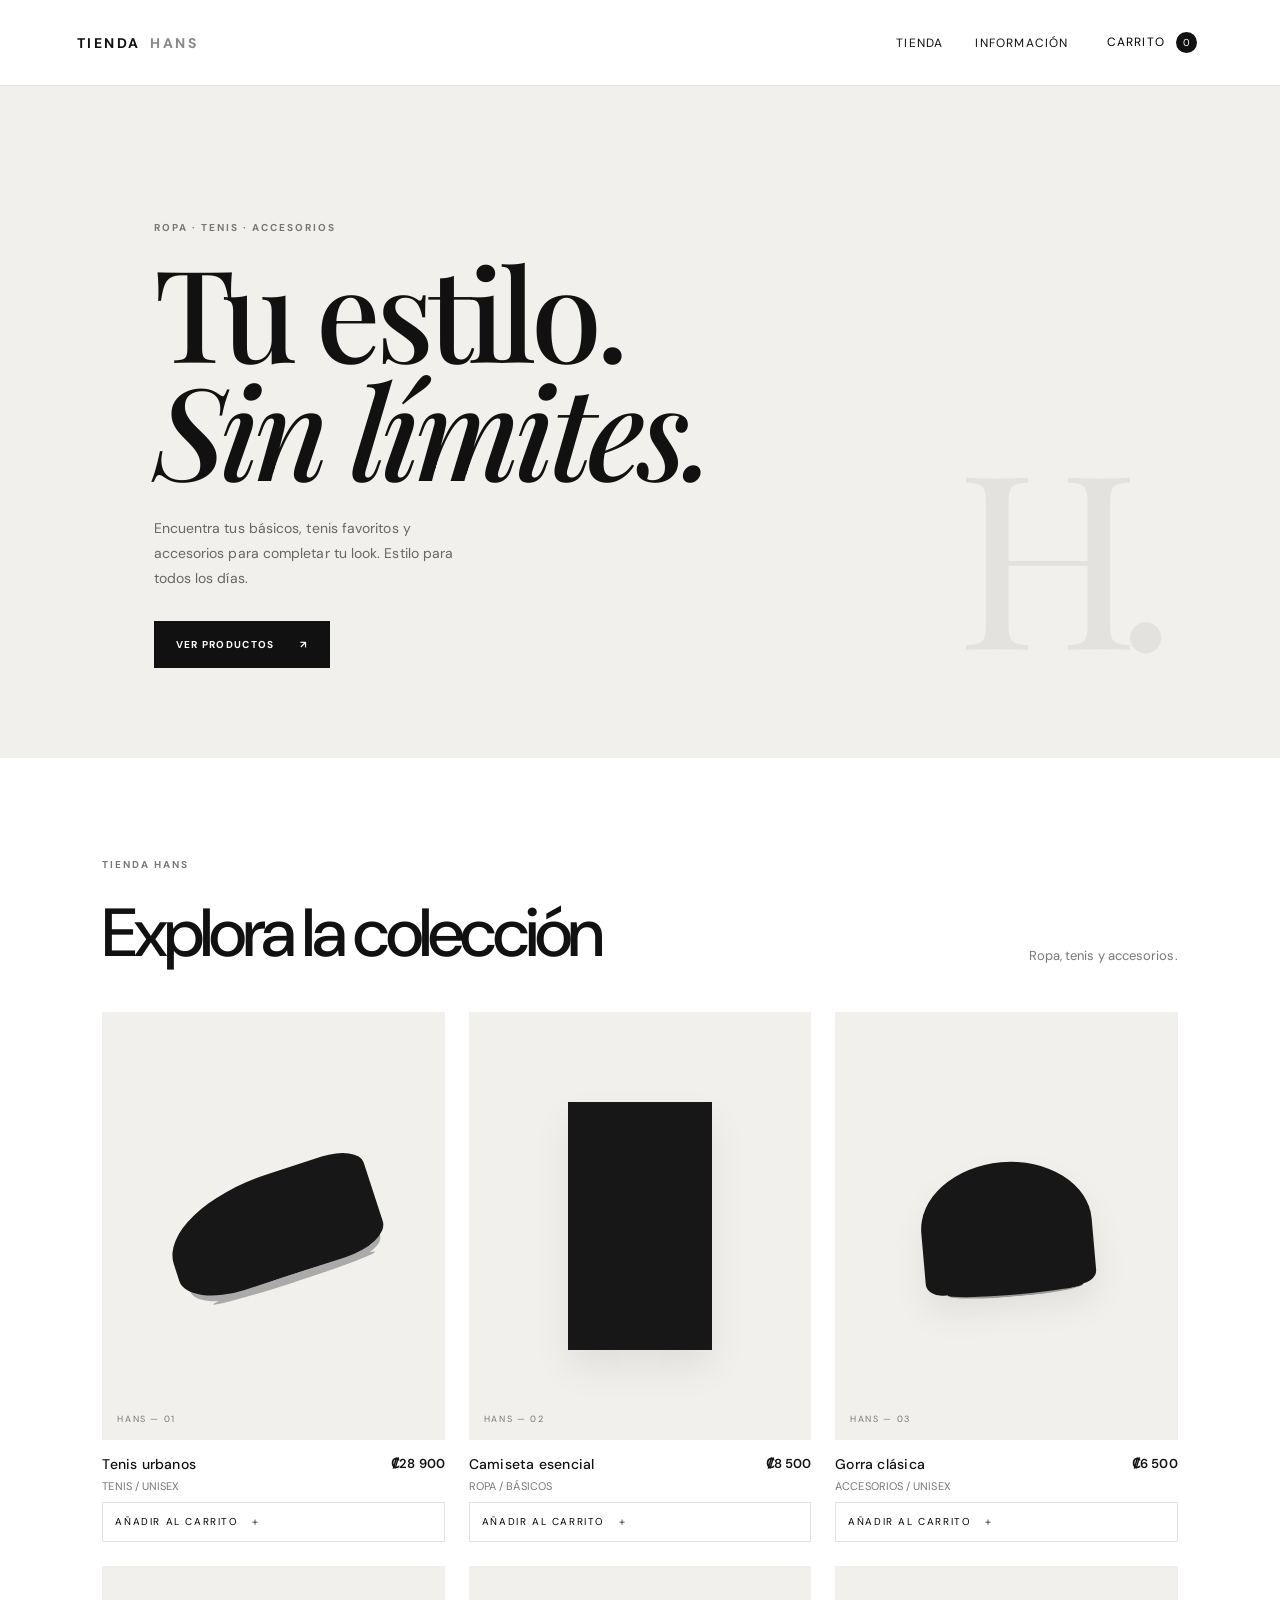
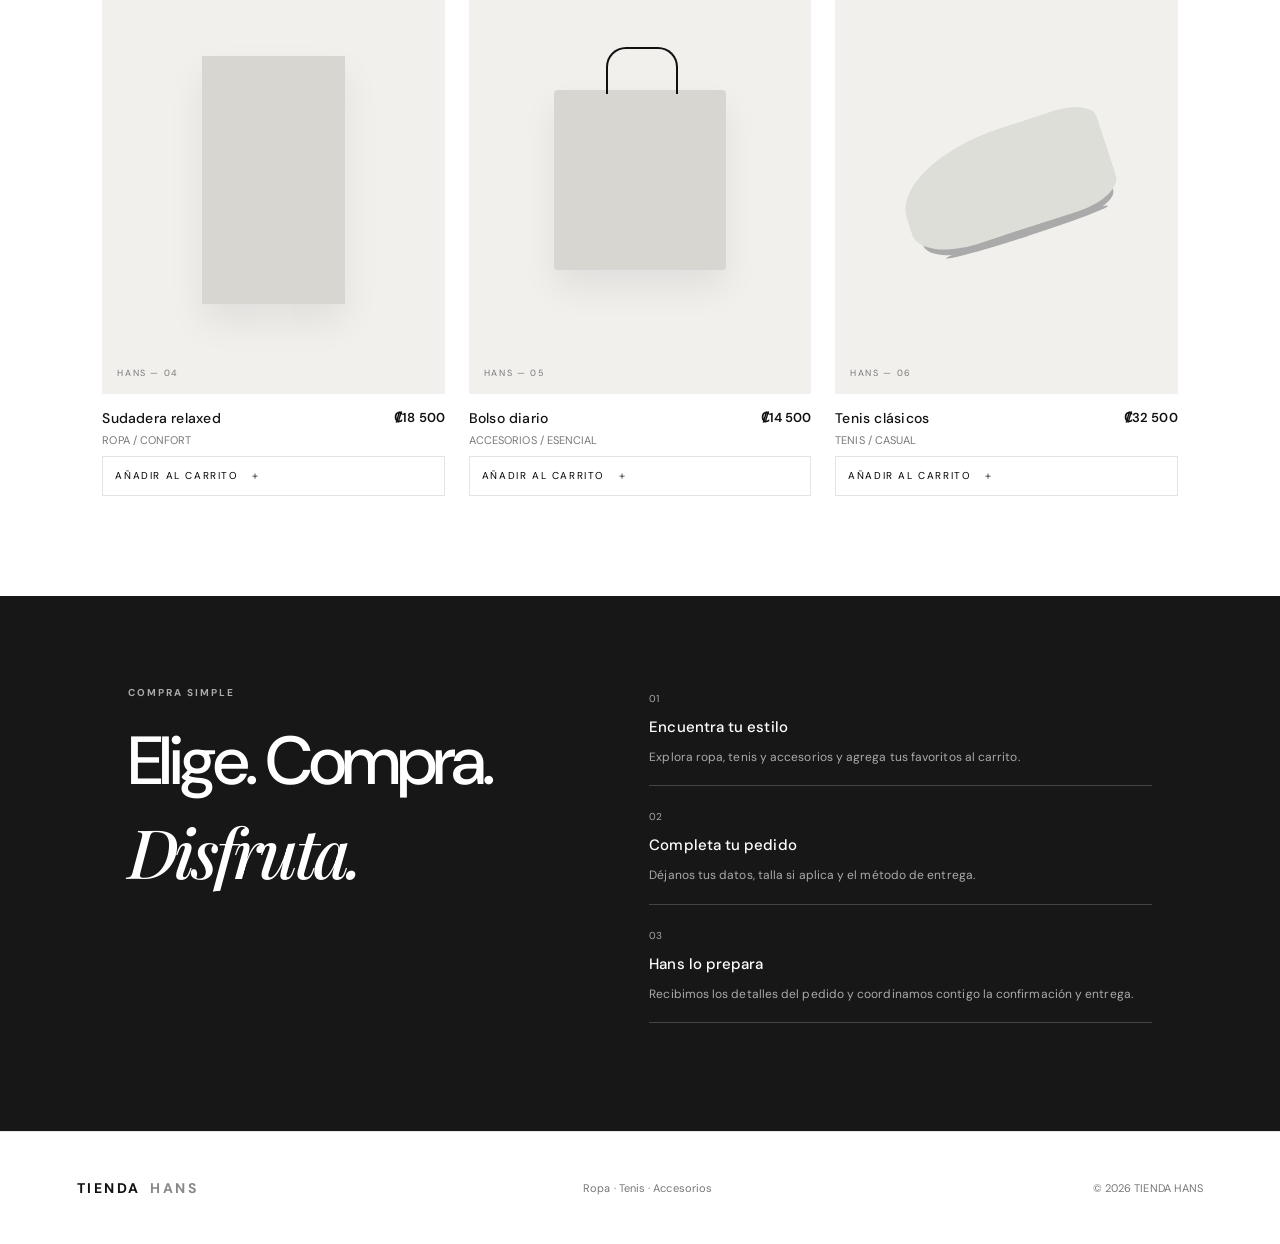
<file: index.html>
<!doctype html>
<html lang="es">
<head>
  <meta charset="utf-8">
  <meta name="viewport" content="width=device-width, initial-scale=1">
  <meta name="description" content="Tienda Hans: ropa, tenis y accesorios. Estilo esencial en blanco y negro.">
  <title>Tienda Hans — Ropa, tenis y accesorios</title>
  <link rel="stylesheet" href="styles.css">
</head>
<body>
  <header class="site-header">
    <a class="brand" href="#">TIENDA <span>HANS</span></a>
    <nav aria-label="Navegación principal">
      <a href="#catalogo">Tienda</a>
      <a href="#como-funciona">Información</a>
      <button class="cart-toggle" id="open-cart" aria-label="Abrir carrito">Carrito <span id="cart-count">0</span></button>
    </nav>
  </header>
  <main>
    <section class="hero">
      <p class="eyebrow">ROPA · TENIS · ACCESORIOS</p>
      <h1>Tu estilo.<br><em>Sin límites.</em></h1>
      <p class="hero-copy">Encuentra tus básicos, tenis favoritos y accesorios para completar tu look. Estilo para todos los días.</p>
      <a class="button button-dark" href="#catalogo">VER PRODUCTOS <span>↗</span></a>
      <div class="hero-mark" aria-hidden="true">H.</div>
    </section>
    <section class="catalog section-wrap" id="catalogo">
      <div class="section-heading">
        <div><p class="eyebrow">TIENDA HANS</p><h2>Explora la colección</h2></div>
        <p class="muted">Ropa, tenis y accesorios.</p>
      </div>
      <div class="product-grid" id="product-grid"></div>
    </section>
    <section class="info-band" id="como-funciona">
      <div><p class="eyebrow">COMPRA SIMPLE</p><h2>Elige. Compra.<br><em>Disfruta.</em></h2></div>
      <div class="info-steps">
        <article><span>01</span><h3>Encuentra tu estilo</h3><p>Explora ropa, tenis y accesorios y agrega tus favoritos al carrito.</p></article>
        <article><span>02</span><h3>Completa tu pedido</h3><p>Déjanos tus datos, talla si aplica y el método de entrega.</p></article>
        <article><span>03</span><h3>Hans lo prepara</h3><p>Recibimos los detalles del pedido y coordinamos contigo la confirmación y entrega.</p></article>
      </div>
    </section>
  </main>
  <footer class="site-footer">
    <a class="brand" href="#">TIENDA <span>HANS</span></a>
    <p>Ropa · Tenis · Accesorios</p>
    <small>© <span id="year"></span> TIENDA HANS</small>
  </footer>
  <div class="overlay" id="overlay" hidden></div>
  <aside class="drawer" id="cart-drawer" aria-label="Carrito de compras" aria-hidden="true">
    <div class="drawer-head"><div><p class="eyebrow">TU SELECCIÓN</p><h2>Carrito</h2></div><button class="icon-button" id="close-cart" aria-label="Cerrar">✕</button></div>
    <div id="cart-items" class="cart-items"><p class="muted">Tu carrito está vacío.</p></div>
    <div class="cart-bottom">
      <div class="total-line"><span>Total</span><strong id="cart-total">₡0</strong></div>
      <button class="button button-dark full" id="checkout-button">CONTINUAR CON EL PEDIDO</button>
      <p class="fine-print">El pedido se registra en esta demostración. El pago real debe configurarse antes de vender.</p>
    </div>
  </aside>
  <section class="checkout-modal" id="checkout-modal" role="dialog" aria-modal="true" aria-labelledby="checkout-title" hidden>
    <button class="icon-button modal-close" id="close-checkout" aria-label="Cerrar">✕</button>
    <p class="eyebrow">ÚLTIMO PASO</p><h2 id="checkout-title">Datos del pedido</h2>
    <form id="checkout-form">
      <label>Nombre completo<input name="name" required autocomplete="name" placeholder="Tu nombre"></label>
      <label>Teléfono / WhatsApp<input name="phone" required autocomplete="tel" placeholder="8888 8888"></label>
      <label>Correo electrónico<input name="email" type="email" required autocomplete="email" placeholder="correo@ejemplo.com"></label>
      <label>Dirección o lugar de entrega<textarea name="address" required rows="3" placeholder="Provincia, cantón, señas..."></textarea></label>
      <label>Método de entrega<select name="delivery" required><option value="">Selecciona una opción</option><option>Envío a domicilio</option><option>Retiro en punto acordado</option></select></label>
      <label>Talla / color / detalles<textarea name="notes" rows="2" placeholder="Indica tallas, colores u otra especificación"></textarea></label>
      <div class="checkout-actions">
        <button class="button button-dark full" type="submit" name="channel" value="web">CONTINUAR COMPRA EN LA WEB</button>
        <button class="button button-outline full" type="button" id="whatsapp-checkout">PEDIR POR WHATSAPP ↗</button>
      </div>
      <p class="fine-print">Métodos previstos: SINPE Móvil al 6134-4327 y tarjetas. El cobro con tarjeta requiere conectar una pasarela segura antes de vender. Esta versión aún no procesa pagos ni confirma transferencias. Nunca ingreses datos de tarjetas en este formulario.</p>
    </form>
  </section>
  <div class="toast" id="toast" role="status" aria-live="polite"></div>
  <script src="app.js"></script>
</body>
</html>
</file>
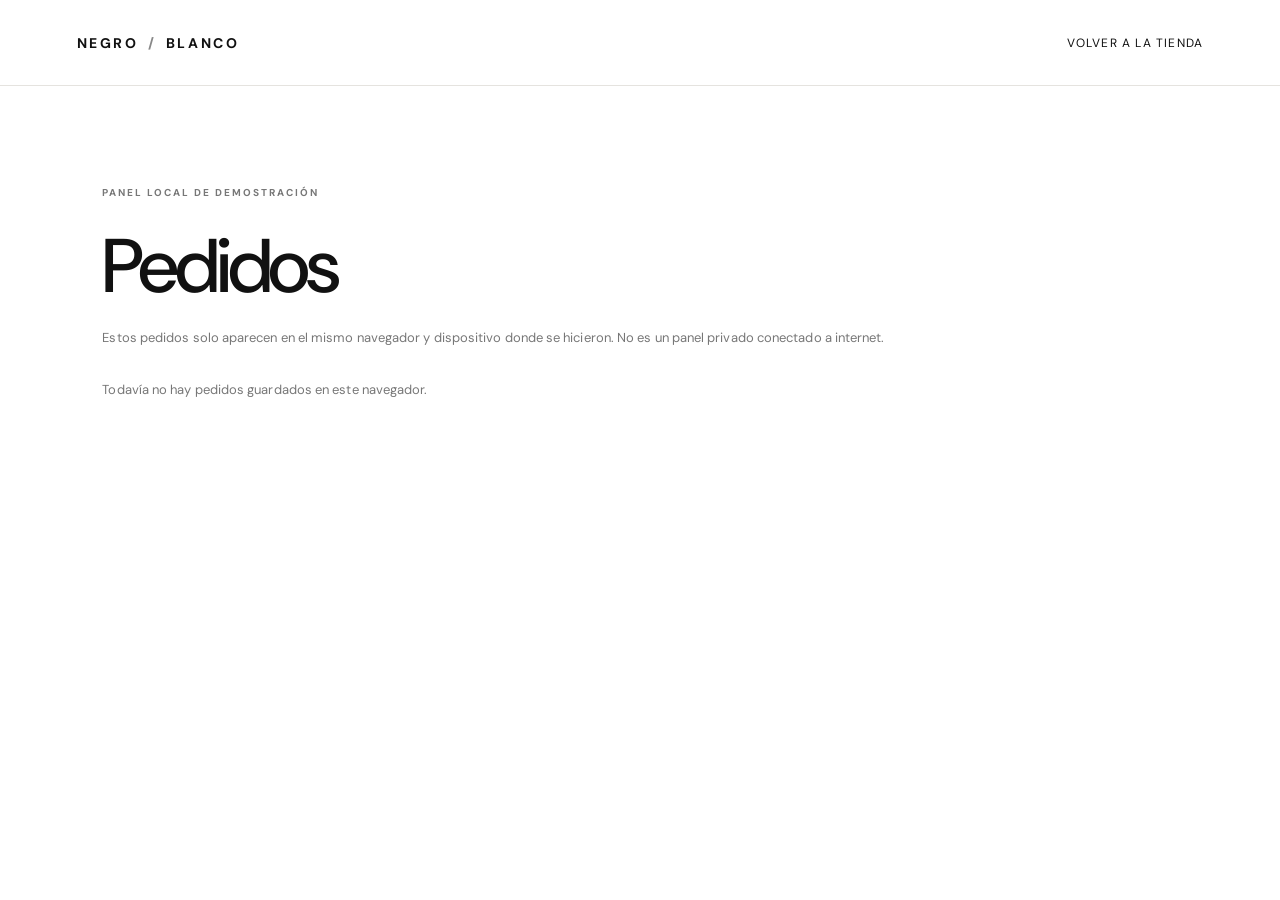
<file: admin.html>
<!doctype html>
<html lang="es"><head><meta charset="utf-8"><meta name="viewport" content="width=device-width,initial-scale=1"><title>Pedidos — TIENDA HANS</title><link rel="stylesheet" href="styles.css"></head>
<body>
<header class="site-header"><a class="brand" href="index.html">NEGRO <span>/</span> BLANCO</a><nav><a href="index.html">Volver a la tienda</a></nav></header>
<main class="section-wrap">
  <p class="eyebrow">PANEL LOCAL DE DEMOSTRACIÓN</p><h1 style="font-size:clamp(44px,7vw,76px)">Pedidos</h1>
  <p class="muted">Estos pedidos solo aparecen en el mismo navegador y dispositivo donde se hicieron. No es un panel privado conectado a internet.</p>
  <div id="orders" style="margin-top:35px"></div>
</main>
<script>
const money=n=>new Intl.NumberFormat("es-CR",{style:"currency",currency:"CRC",maximumFractionDigits:0}).format(n);
const orders=JSON.parse(localStorage.getItem("nb-orders")||"[]");
const root=document.querySelector("#orders");
if(!orders.length){root.innerHTML='<p class="muted">Todavía no hay pedidos guardados en este navegador.</p>'}
else root.innerHTML=orders.map(o=>`<article style="border-top:1px solid #ddd;padding:24px 0">
<h2 style="font-size:25px">Pedido #${String(o.number).slice(-6)}</h2>
<p class="muted">${new Date(o.createdAt).toLocaleString("es-CR")} · ${o.status}</p>
<p><b>${o.customer.name}</b> · ${o.customer.phone}<br>${o.customer.email}<br>${o.customer.address}<br>${o.customer.delivery}</p>
<ul>${o.items.map(i=>`<li>${i.qty} × ${i.name} — ${money(i.price*i.qty)}</li>`).join("")}</ul>
<p><b>Total: ${money(o.total)}</b></p>
</article>`).join("");
</script></body></html>
</file>
<file: styles.css>
@import url('https://fonts.googleapis.com/css2?family=DM+Sans:wght@400;500;600;700&family=Playfair+Display:ital,wght@0,500;0,600;1,500;1,600&display=swap');

:root{--black:#111;--white:#fff;--gray:#777;--line:#e8e8e8;--soft:#f5f5f3}
*{box-sizing:border-box}
html{scroll-behavior:smooth}
body{margin:0;background:var(--white);color:var(--black);font-family:'DM Sans',Arial,sans-serif}
button,input,textarea,select{font:inherit}
button,a{-webkit-tap-highlight-color:transparent}
a{color:inherit;text-decoration:none}
.site-header{height:78px;padding:0 6vw;display:flex;align-items:center;justify-content:space-between;border-bottom:1px solid var(--line)}
.brand{font-size:15px;font-weight:700;letter-spacing:.13em}.brand span{color:#999;padding:0 4px}
nav{display:flex;align-items:center;gap:32px;font-size:12px;text-transform:uppercase;letter-spacing:.1em}
nav a:hover,.cart-toggle:hover{opacity:.55}
.cart-toggle{background:none;border:0;cursor:pointer;text-transform:uppercase;letter-spacing:.1em;font-size:12px}
.cart-toggle span{display:inline-grid;place-items:center;background:var(--black);color:white;border-radius:50%;width:21px;height:21px;margin-left:7px;font-size:10px}
.hero{min-height:590px;background:var(--soft);padding:110px 12vw 90px;position:relative;overflow:hidden}
.eyebrow{font-size:10px;letter-spacing:.2em;font-weight:700;color:var(--gray);margin:0 0 18px}
h1,h2{font-weight:500;letter-spacing:-.055em;margin:0}
.hero h1{font-size:clamp(64px,10vw,128px);line-height:.92}
h1 em,h2 em{font-family:'Playfair Display',serif;font-weight:500}
.hero-copy{max-width:330px;line-height:1.8;color:#666;font-size:14px;margin:28px 0 30px}
.button{border:1px solid var(--black);padding:16px 21px;display:inline-flex;justify-content:space-between;gap:25px;align-items:center;font-size:10px;font-weight:700;letter-spacing:.13em;cursor:pointer;transition:.2s}
.button-dark{background:var(--black);color:white}.button-dark:hover{background:white;color:var(--black)}
.hero-mark{position:absolute;right:10%;bottom:7%;font-family:'Playfair Display',serif;font-size:clamp(90px,19vw,250px);color:#e8e8e6;letter-spacing:-.1em;z-index:0;pointer-events:none}
.hero>*:not(.hero-mark){position:relative;z-index:1}
.section-wrap{padding:100px 8vw}
.section-heading{display:flex;justify-content:space-between;align-items:end;margin-bottom:35px}
.section-heading h2,.info-band h2{font-size:clamp(42px,6vw,68px)}
.muted{color:var(--gray);font-size:13px}
.product-grid{display:grid;grid-template-columns:repeat(3,1fr);gap:24px}
.product-card{min-width:0}
.product-art{aspect-ratio:4/5;background:var(--soft);display:grid;place-items:center;position:relative;overflow:hidden}
.product-art .shape{width:42%;height:58%;background:#171717;position:relative;transition:transform .4s}
.product-art:hover .shape{transform:scale(1.05)}
.product-art .shape.light{background:#d7d7d2}
.product-art .shape.circle{border-radius:50% 50% 10% 10%;width:48%;height:48%}
.product-art .shape.bag{width:50%;height:42%;border-radius:4px}
.product-art .shape.bag:before{content:"";position:absolute;width:40%;height:25%;border:2px solid currentColor;border-bottom:0;border-radius:20px 20px 0 0;left:30%;top:-24%}
.product-art .art-label{position:absolute;bottom:15px;left:15px;font-size:9px;letter-spacing:.18em;color:#777}
.product-info{display:flex;justify-content:space-between;gap:10px;padding:15px 0 9px}
.product-info h3{font-size:14px;font-weight:500;margin:0 0 6px}
.price{font-size:13px;font-weight:600;white-space:nowrap}
.product-sub{font-size:11px;color:var(--gray);margin:0}
.add-button{width:100%;background:white;border:1px solid var(--line);padding:12px;text-align:left;font-size:10px;letter-spacing:.13em;cursor:pointer}
.add-button:hover{background:var(--black);color:white;border-color:var(--black)}
.info-band{background:var(--black);color:white;padding:90px 10vw;display:grid;grid-template-columns:1fr 1.2fr;gap:8vw}
.info-band .eyebrow{color:#aaa}.info-steps article{border-bottom:1px solid #444;padding:0 0 18px;margin-bottom:18px}
.info-steps article span{font-size:10px;color:#aaa}.info-steps h3{font-size:15px;font-weight:500;margin:10px 0}.info-steps p{font-size:12px;color:#aaa;line-height:1.7;margin:0}
.site-footer{padding:38px 6vw;display:flex;align-items:center;justify-content:space-between;gap:20px;border-top:1px solid var(--line)}
.site-footer p,.site-footer small{font-size:11px;color:var(--gray)}
.overlay{position:fixed;inset:0;background:#0007;z-index:10}
.drawer{position:fixed;right:0;top:0;height:100dvh;width:min(460px,100%);background:white;z-index:11;padding:30px;display:flex;flex-direction:column;transform:translateX(105%);transition:transform .25s}
.drawer.open{transform:translateX(0)}
.drawer-head{display:flex;justify-content:space-between;align-items:start;border-bottom:1px solid var(--line);padding-bottom:20px}
.drawer-head h2,.checkout-modal h2{font-size:38px}
.icon-button{border:0;background:none;font-size:20px;cursor:pointer;padding:5px}
.cart-items{overflow:auto;flex:1;padding:20px 0}
.cart-row{display:grid;grid-template-columns:1fr auto;gap:10px;padding:14px 0;border-bottom:1px solid var(--line)}
.cart-row strong{font-size:13px}.cart-row small{display:block;color:var(--gray);margin-top:5px}
.qty-controls{display:flex;align-items:center;gap:10px;margin-top:10px}
.qty-controls button{width:25px;height:25px;border:1px solid var(--line);background:white;cursor:pointer}
.remove{border:0;background:none;color:var(--gray);font-size:11px;text-decoration:underline;cursor:pointer}
.cart-bottom{border-top:1px solid var(--line);padding-top:20px}
.total-line{display:flex;justify-content:space-between;margin-bottom:18px;font-size:14px}
.full{width:100%}.fine-print{font-size:10px;line-height:1.6;color:var(--gray);margin:12px 0 0}
.checkout-modal{position:fixed;z-index:13;left:50%;top:50%;transform:translate(-50%,-50%);background:white;width:min(540px,calc(100% - 28px));max-height:90dvh;overflow:auto;padding:35px}
.checkout-modal[hidden]{display:none}
.modal-close{position:absolute;right:20px;top:20px}
#checkout-form{display:grid;gap:14px;margin-top:25px}
#checkout-form label{font-size:11px;font-weight:600;letter-spacing:.04em;display:grid;gap:7px}
#checkout-form input,#checkout-form textarea,#checkout-form select{width:100%;border:1px solid #ddd;padding:12px;font-size:13px;resize:vertical;background:white;border-radius:0}
.toast{position:fixed;bottom:22px;left:50%;transform:translate(-50%,20px);background:#111;color:white;padding:13px 18px;font-size:12px;opacity:0;pointer-events:none;transition:.2s;z-index:20}
.toast.show{opacity:1;transform:translate(-50%,0)}
@media(max-width:700px){.site-header{height:66px;padding:0 5vw}nav{gap:14px;font-size:10px}nav a:nth-child(2){display:none}.hero{padding:90px 8vw;min-height:530px}.section-wrap{padding:70px 6vw}.product-grid{grid-template-columns:repeat(2,minmax(0,1fr));gap:18px 12px}.section-heading{align-items:start;gap:15px;flex-direction:column}.info-band{padding:70px 8vw;grid-template-columns:1fr;gap:35px}.site-footer{align-items:flex-start;flex-direction:column;gap:8px}.site-footer p{margin:0}.drawer{padding:22px}}

/* Ilustraciones gráficas de muestra para el catálogo de Tienda Hans */
.product-art .shape.shoe{width:62%;height:24%;border-radius:55% 18% 22% 28%;transform:rotate(-18deg);box-shadow:0 13px 0 -7px #aaa}
.product-art .shape.shoe:after{content:"";position:absolute;left:12%;right:8%;bottom:-8px;height:8px;background:#aaa;border-radius:50%}
.product-art .shape.shoe.light{background:#deded9}
.product-art .shape.cap{width:50%;height:30%;border-radius:60% 60% 12% 12%;transform:rotate(-5deg)}
.product-art .shape.cap:after{content:"";position:absolute;bottom:-7px;left:12%;width:80%;height:12px;border-radius:50%;background:inherit;border-bottom:2px solid #999}

/* Dirección visual: boutique contemporánea, editorial y elegante */
:root{--soft:#f2f1ee;--line:#e5e3df}
body{letter-spacing:.005em}
.site-header{height:86px}
.brand{font-size:14px;letter-spacing:.18em}
.brand span{color:#888}
.hero{background:#f1f0ed;min-height:650px;padding-top:135px}
.hero h1{font-family:'Playfair Display',serif;font-weight:500;letter-spacing:-.045em}
.hero-mark{font-family:'Playfair Display',serif;color:#e4e2de}
.product-art{background:#f1f0ed}
.product-art .shape{box-shadow:0 18px 35px #00000012}
.product-art .shape.light{background:#d8d6d0}
.product-card{transition:transform .25s}
.product-info h3{letter-spacing:.015em}
.add-button{letter-spacing:.16em}
.add-button:hover{background:#171717}
.info-band{background:#171717}
.button-outline{background:white;color:#111;border:1px solid #111}
.button-outline:hover{background:#111;color:white}
.checkout-actions{display:grid;gap:10px}
.checkout-modal{box-shadow:0 24px 90px #0002}
@media(max-width:700px){.hero{min-height:560px;padding-top:100px}.site-header{height:72px}}
</file>
